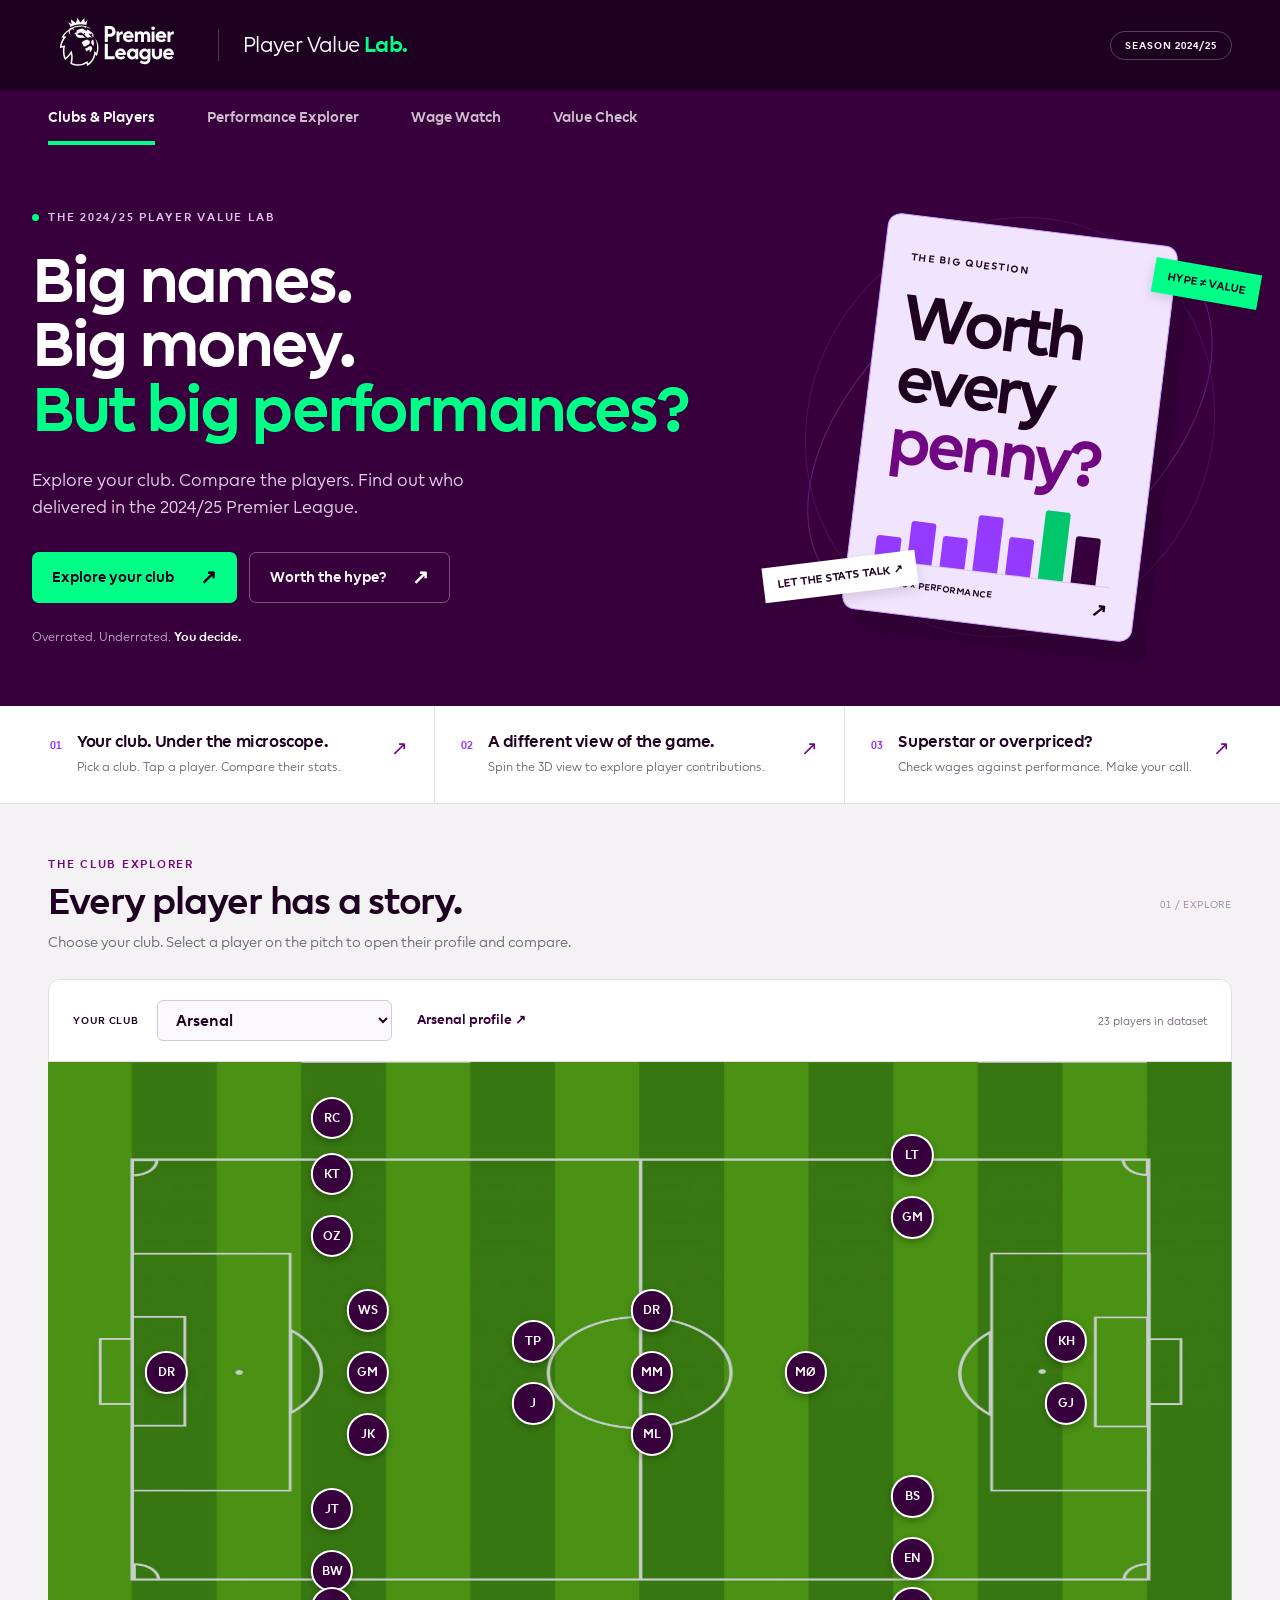
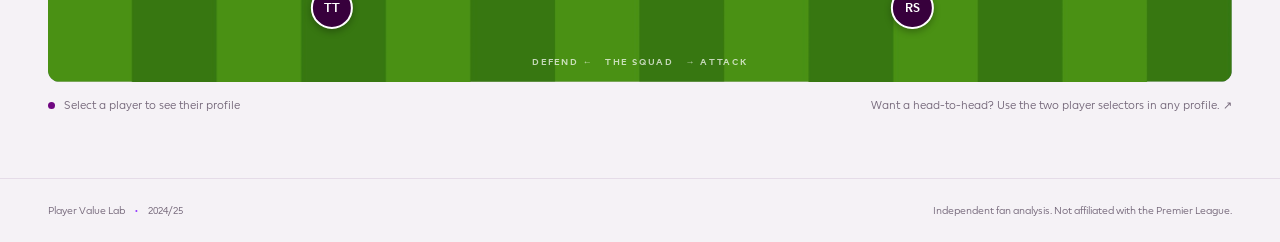
<file: premier-league-player-value-visualization/index.html>
<!doctype html>
<html lang="en"><head><meta charset="UTF-8"><meta name="viewport" content="width=device-width,initial-scale=1"><title>Premier League Player Value Analytics</title><meta http-equiv="refresh" content="0;url=dashboard/dashboard.html"></head>
<body><p>Open the <a href="dashboard/dashboard.html">Premier League dashboard</a>.</p><script>window.location.replace('dashboard/dashboard.html');</script></body></html>
</file>
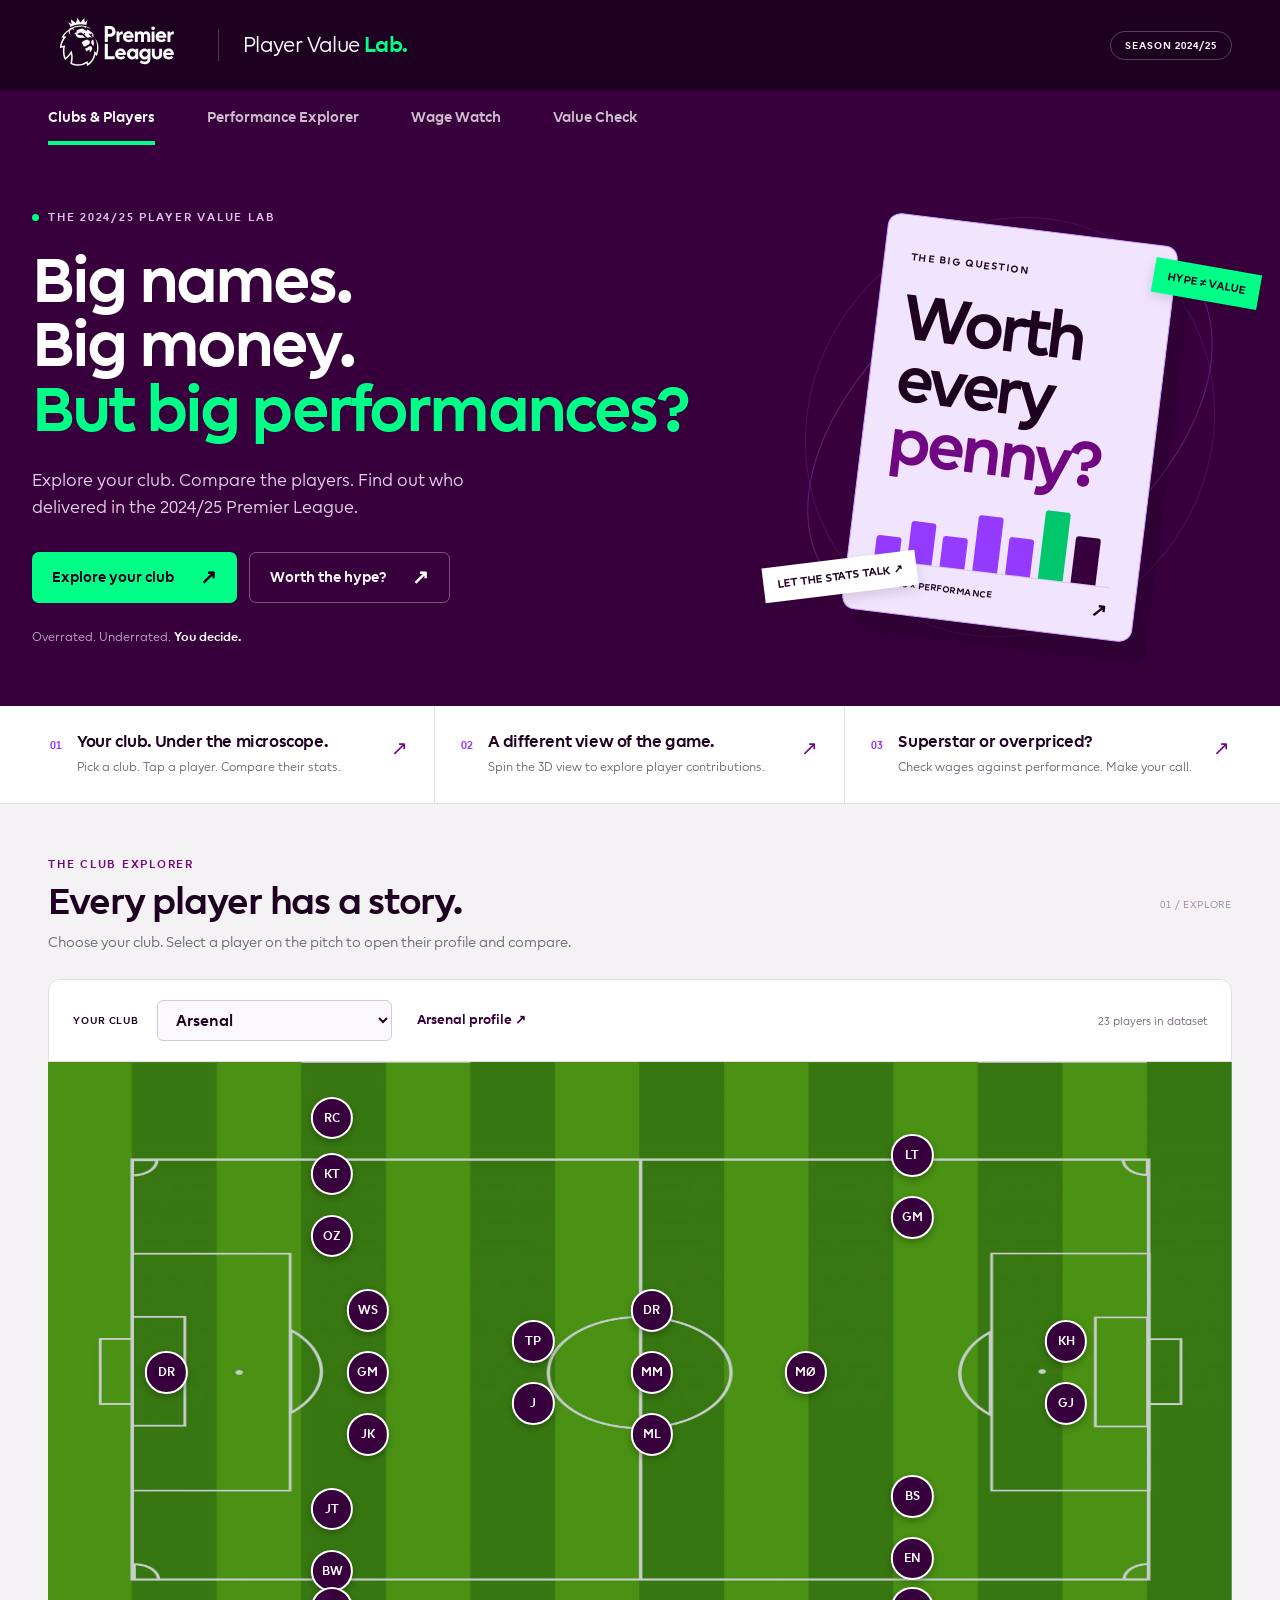
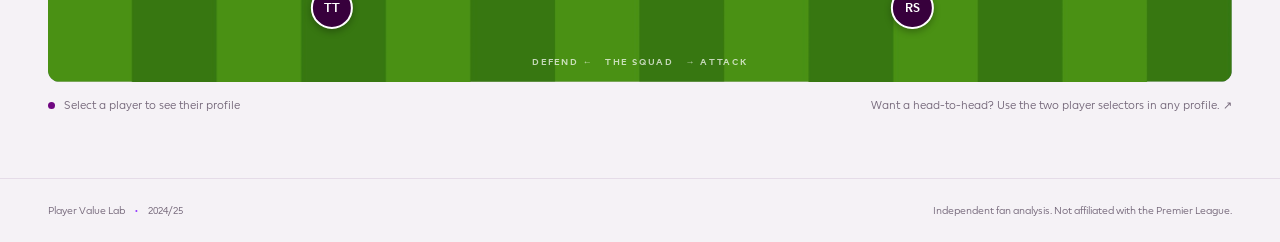
<file: premier-league-player-value-visualization/dashboard/dashboard.html>
<!-- index.html -->
<!DOCTYPE html>
<html lang="en">
<head>
    <meta charset="UTF-8">
    <meta name="viewport" content="width=device-width, initial-scale=1.0">
    <title>Premier League | Player Value Lab</title>
    <link rel="stylesheet" href="dashboard.css">
    <script src="d3.v7.min.js"></script>
<link rel="stylesheet" href="../assets/theme.css">
<script defer src="../assets/site.js"></script>
</head>
<body class="page-dashboard">
    <!-- 导航栏 -->
    <a class="skip-link" href="#main-content">Skip to content</a><header class="site-header"><div class="brand-row"><a class="brand" href="../dashboard/dashboard.html" aria-label="Player Value Lab home"><img src="../assets/premier-league-logo.png" alt="Premier League" width="146" height="66"></a><span class="brand-divider"></span><a class="lab-name" href="../dashboard/dashboard.html">Player Value <strong>Lab.</strong></a><span class="season-pill">SEASON 2024/25</span></div><nav class="site-nav" aria-label="Main navigation"><a href="../dashboard/dashboard.html" class="is-active" aria-current="page">Clubs & Players</a><a href="../sphere_graph/sphere.html">Performance Explorer</a><a href="../salary/salary.html">Wage Watch</a><a href="../salary/salary_ratio.html">Value Check</a></nav></header>


<main id="main-content">
<section class="hero">
 <div class="hero-copy"><span class="eyebrow"><span class="live-dot"></span> THE 2024/25 PLAYER VALUE LAB</span><h1>Big names.<br>Big money.<br><span>But big performances?</span></h1><p>Explore your club. Compare the players. Find out who delivered in the 2024/25 Premier League.</p><div class="hero-actions"><a class="button button-green" href="#club-explorer">Explore your club <span>↗</span></a><a class="button button-outline" href="../salary/salary_ratio.html">Worth the hype? <span>↗</span></a></div><div class="hero-caption">Overrated. Underrated. <strong>You decide.</strong></div></div>
 <a class="hero-art" href="../salary/salary_ratio.html" aria-label="Explore player value"><div class="orbit orbit-one"></div><div class="orbit orbit-two"></div><div class="value-card"><span class="card-kicker">THE BIG QUESTION</span><span class="big-question">Worth<br>every<br><em>penny?</em></span><div class="mini-chart" aria-hidden="true"><i></i><i></i><i></i><i></i><i></i><i></i><i></i></div><div class="card-bottom"><span>WAGES × PERFORMANCE</span><span>↗</span></div></div><span class="art-tag tag-one">HYPE ≠ VALUE</span><span class="art-tag tag-two">LET THE STATS TALK ↗</span></a>
</section>
<section class="feature-strip" aria-label="Ways to explore">
 <a href="#club-explorer"><span class="feature-number">01</span><div><h2>Your club. Under the microscope.</h2><p>Pick a club. Tap a player. Compare their stats.</p></div><span class="feature-arrow">↗</span></a>
 <a href="../sphere_graph/sphere.html"><span class="feature-number">02</span><div><h2>A different view of the game.</h2><p>Spin the 3D view to explore player contributions.</p></div><span class="feature-arrow">↗</span></a>
 <a href="../salary/salary_ratio.html"><span class="feature-number">03</span><div><h2>Superstar or overpriced?</h2><p>Check wages against performance. Make your call.</p></div><span class="feature-arrow">↗</span></a>
</section>
<section id="club-explorer" class="club-explorer">
 <div class="section-heading"><div><span class="eyebrow">THE CLUB EXPLORER</span><h2>Every player has a story.</h2><p>Choose your club. Select a player on the pitch to open their profile and compare.</p></div><span class="section-index">01 / EXPLORE</span></div>
 <div class="explorer-toolbar"><label for="team-select">Your club<select id="team-select" class="team-selector"><option value="">Choose a club</option></select></label><a id="team-profile" class="club-profile-link" href="team.html"><span id="team-name">View club profile</span> ↗</a><span id="squad-count" aria-live="polite"></span></div>
 <div id="data-status" class="data-status" role="status">Loading the 2024/25 squad data…</div>
 <div class="pitch-container"><img src="img/pitch.jpg" class="pitch-bg" alt="Football pitch showing players by position"><div id="player-markers"></div><span class="pitch-caption">DEFEND ← &nbsp; THE SQUAD &nbsp; → ATTACK</span></div>
 <div class="pitch-key"><span><i></i> Select a player to see their profile</span><span>Want a head-to-head? Use the two player selectors in any profile. ↗</span></div>
</section>
</main>
    <script src="dashboard.js"></script>
<footer class="site-footer"><span>Player Value Lab <b>·</b> 2024/25</span><span>Independent fan analysis. Not affiliated with the Premier League.</span></footer>
</body>
</html>
</file>
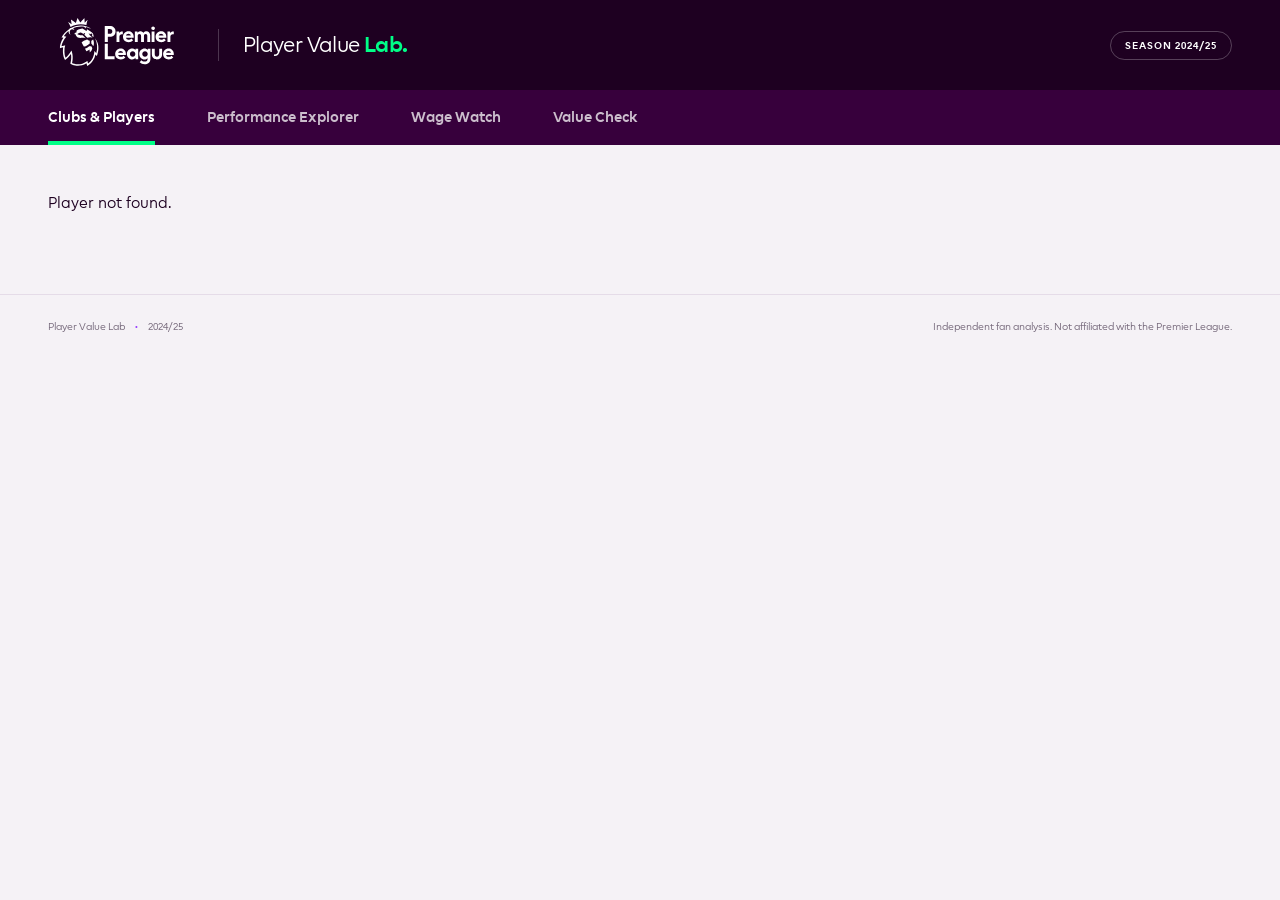
<file: premier-league-player-value-visualization/dashboard/player.html>
<!-- player.html -->
<!DOCTYPE html>
<html lang="en">
<head>
    <meta charset="UTF-8">
    <meta name="viewport" content="width=device-width, initial-scale=1.0">
    <title>Player Profile | Player Value Lab</title>
    <link rel="stylesheet" href="dashboard.css">
    <link rel="stylesheet" href="radar_graph.css">
    <link rel="stylesheet" href="player.css">
<link rel="stylesheet" href="../assets/theme.css">
<script defer src="../assets/site.js"></script>
</head>
<body class="page-player">
    <!-- 导航栏 -->
    <a class="skip-link" href="#main-content">Skip to content</a><header class="site-header"><div class="brand-row"><a class="brand" href="../dashboard/dashboard.html" aria-label="Player Value Lab home"><img src="../assets/premier-league-logo.png" alt="Premier League" width="146" height="66"></a><span class="brand-divider"></span><a class="lab-name" href="../dashboard/dashboard.html">Player Value <strong>Lab.</strong></a><span class="season-pill">SEASON 2024/25</span></div><nav class="site-nav" aria-label="Main navigation"><a href="../dashboard/dashboard.html" class="is-active" aria-current="page">Clubs & Players</a><a href="../sphere_graph/sphere.html">Performance Explorer</a><a href="../salary/salary.html">Wage Watch</a><a href="../salary/salary_ratio.html">Value Check</a></nav></header>

    <div id="main-content" tabindex="-1"></div><div class="player-container">
        <a href="dashboard.html" class="back-btn">&larr; Back to clubs</a>

        <!-- 头部信息卡 -->
        <div class="player-card">
            <div class="player-basic">
                <img src="https://fbref.com/req/202302030/images/headshots/e06683ca_2022.jpg" class="player-avatar" id="player-img">
                <div class="basic-info">
                    <h1 id="player-name">Virgil van Dijk</h1>
                    <div class="meta-grid">
                        <div class="meta-item">
                            <label>Position</label>
                            <span id="player-pos"></span>
                        </div>
                        <div class="meta-item">
                            <label>Age</label>
                            <span id="player-age"></span>
                        </div>
                        <div class="meta-item">
                            <label>Height</label>
                            <span id="player-height">195cm</span>
                        </div>
                        <div class="meta-item">
                            <label>Nationality</label>
                            <span id="player-country">Netherlands</span>
                        </div>
                        <div class="meta-item">
                            <label>Club</label>
                            <span id="player-team">Liverpool</span>
                        </div>
                        <div class="meta-item">
                            <label>Annual wages</label>
                            <span id="player-wage">£11,440,000</span>
                        </div>
                    </div>
                </div>
                <img src="https://cdn.ssref.net/req/202505011/tlogo/fb/822bd0ba.png" class="team-logo">
            </div>

            <!-- 核心指标 -->
            <div class="core-stats">
                <!-- 非守门员指标 -->
                <div class="non-gk-stats">
                    <div class="stat">
                        <div class="stat-value" id="sh_xG"></div>
                        <div class="stat-label">Expected goals</div>
                    </div>
                    <div class="stat">
                        <div class="stat-value" id="pas_Cmp%"></div>
                        <div class="stat-label">Pass completion</div>
                    </div>
                    <div class="stat">
                        <div class="stat-value" id="def_Int"></div>
                        <div class="stat-label">Interceptions</div>
                    </div>
                </div>

                <!-- 守门员指标 -->
                <div class="gk-stats hidden">
                    <div class="stat">
                        <div class="stat-value" id="SavePct"></div>
                        <div class="stat-label">Save percentage</div>
                    </div>
                    <div class="stat">
                        <div class="stat-value" id="OPA"></div>
                        <div class="stat-label">Sweeper actions</div>
                    </div>
                    <div class="stat">
                        <div class="stat-value" id="StpPct"></div>
                        <div class="stat-label">Crosses stopped</div>
                    </div>
                </div>
            </div>
        </div>

        <!-- 雷达图 -->
        <div class="radar-section" id="player-comparison"><span class="eyebrow">THE HEAD-TO-HEAD</span><h2>Who makes your XI?</h2><p>Pick two players below. Compare their strengths on the radar.</p>
            <div class="filter-container">
                <div style="margin-bottom: 10px;"><strong>Player 1</strong></div>
                <div style="display: flex; gap: 10px; margin-bottom: 10px;">
                <label>Team 1: <select class="dropdown" id="team1"></select></label>
                <label>Position 1: <select class="dropdown" id="pos1"></select></label>
                <label>Player 1: <select class="dropdown" id="player1"></select></label>
                </div>
                <div style="margin-bottom: 10px;"><strong>Player 2</strong></div>
                <div style="display: flex; gap: 10px;">
                <label>Team 2: <select class="dropdown" id="team2"></select></label>
                <label>Position 2: <select class="dropdown" id="pos2"></select></label>
                <label>Player 2: <select class="dropdown" id="player2"></select></label>
                </div>
            </div>

            <div id="svgWrapper">
                <svg class="radarChart"></svg>
                <button id="resetZoomFixed">Reset view</button>
            </div>

            <div id="tooltip"></div>

            <script src="d3.v7.min.js"></script>
            <script src="radar_graph.js"></script>
        </div>

        <!-- 数据表格 -->
        <div class="stats-tabs">
            <div class="tab-nav">
                <button class="tab-active" data-tab="basic">Overview</button>
                <button data-tab="attack">Attack</button>
                <button data-tab="passing">Passing</button>
                <button data-tab="defense">Defence</button>
                <button data-tab="possession">Possession</button>
                <button class="hidden" data-tab="goalkeeping">Goalkeeping</button>
            </div>

            <!-- Overview -->
            <div class="tab-content tab-active" id="basic">
                <div class="stat-row">
                    <span>Minutes played (90s)</span>
                    <span id="90s">32.0</span>
                </div>
                <div class="stat-row">
                    <span>Height</span>
                    <span id="height">195cm</span>
                </div>
                <div class="stat-row">
                    <span>Age</span>
                    <span id="age">33</span>
                </div>
            </div>

            <!-- 非守门员数据 -->
            <div class="tab-content" id="attack">
                <div class="stat-row">
                    <span>Shots on target</span>
                    <span id="sh_SoT">7.0</span>
                </div>
                <div class="stat-row">
                    <span>Shots on target %</span>
                    <span id="sh_SoT%">33.3%</span>
                </div>
                <div class="stat-row">
                    <span>Goals per shot</span>
                    <span id="sh_G/Sh">0.1</span>
                </div>
                <div class="stat-row">
                    <span>Total shots</span>
                    <span id="sh_Sh">21.0</span>
                </div>
                <div class="stat-row">
                    <span>Average shot distance</span>
                    <span id="sh_Dist">13.2 m</span>
                </div>
            </div>

            <div class="tab-content" id="passing">
                <div class="stat-row">
                    <span>Completed passes</span>
                    <span id="pas_Cmp">2294</span>
                </div>
                <div class="stat-row">
                    <span>Progressive passing distance</span>
                    <span id="pas_PrgDist">16438 m</span>
                </div>
                <div class="stat-row">
                    <span>Total passing distance</span>
                    <span id="pas_TotDist">41794 m</span>
                </div>
                <div class="stat-row">
                    <span>Key passes</span>
                    <span id="pas_KP">10</span>
                </div>
                <div class="stat-row">
                    <span>Passes into final third</span>
                    <span id="pas_1/3">245</span>
                </div>
            </div>

            <div class="tab-content" id="defense">
                <div class="stat-row">
                    <span>Tackles attempted</span>
                    <span id="def_Tkl">34</span>
                </div>
                <div class="stat-row">
                    <span>Tackles won</span>
                    <span id="def_TklW">16</span>
                </div>
                <div class="stat-row">
                    <span>Tackles won %</span>
                    <span id="def_Tkl%">55%</span>
                </div>
                <div class="stat-row">
                    <span>Clearances</span>
                    <span id="def_Clr">165</span>
                </div>
                <div class="stat-row">
                    <span>Errors</span>
                    <span id="def_Err">4</span>
                </div>
                <div class="stat-row">
                    <span>Blocks</span>
                    <span id="def_Blocks">22</span>
                </div>
            </div>

            <div class="tab-content" id="possession">
                <div class="stat-row">
                    <span>Successful take-ons</span>
                    <span id="pos_Succ">3</span>
                </div>
                <div class="stat-row">
                    <span>Successful take-ons %</span>
                    <span id="pos_Succ%">60%</span>
                </div>
                <div class="stat-row">
                    <span>Progressive carrying distance</span>
                    <span id="pos_PrgDist">4219 m</span>
                </div>
                <div class="stat-row">
                    <span>Progressive carries</span>
                    <span id="pos_PrgC">18</span>
                </div>
                <div class="stat-row">
                    <span>Total carries</span>
                    <span id="pos_Carries">1589</span>
                </div>
            </div>

            <!-- 守门员数据 -->
            <div class="tab-content" id="goalkeeping">
                <p>See saves, sweeping and cross-stopping in the key stats above.</p>
            </div>
        </div>
    </div>

    <script src="player.js"></script>
<footer class="site-footer"><span>Player Value Lab <b>·</b> 2024/25</span><span>Independent fan analysis. Not affiliated with the Premier League.</span></footer>
</body>
</html>
</file>
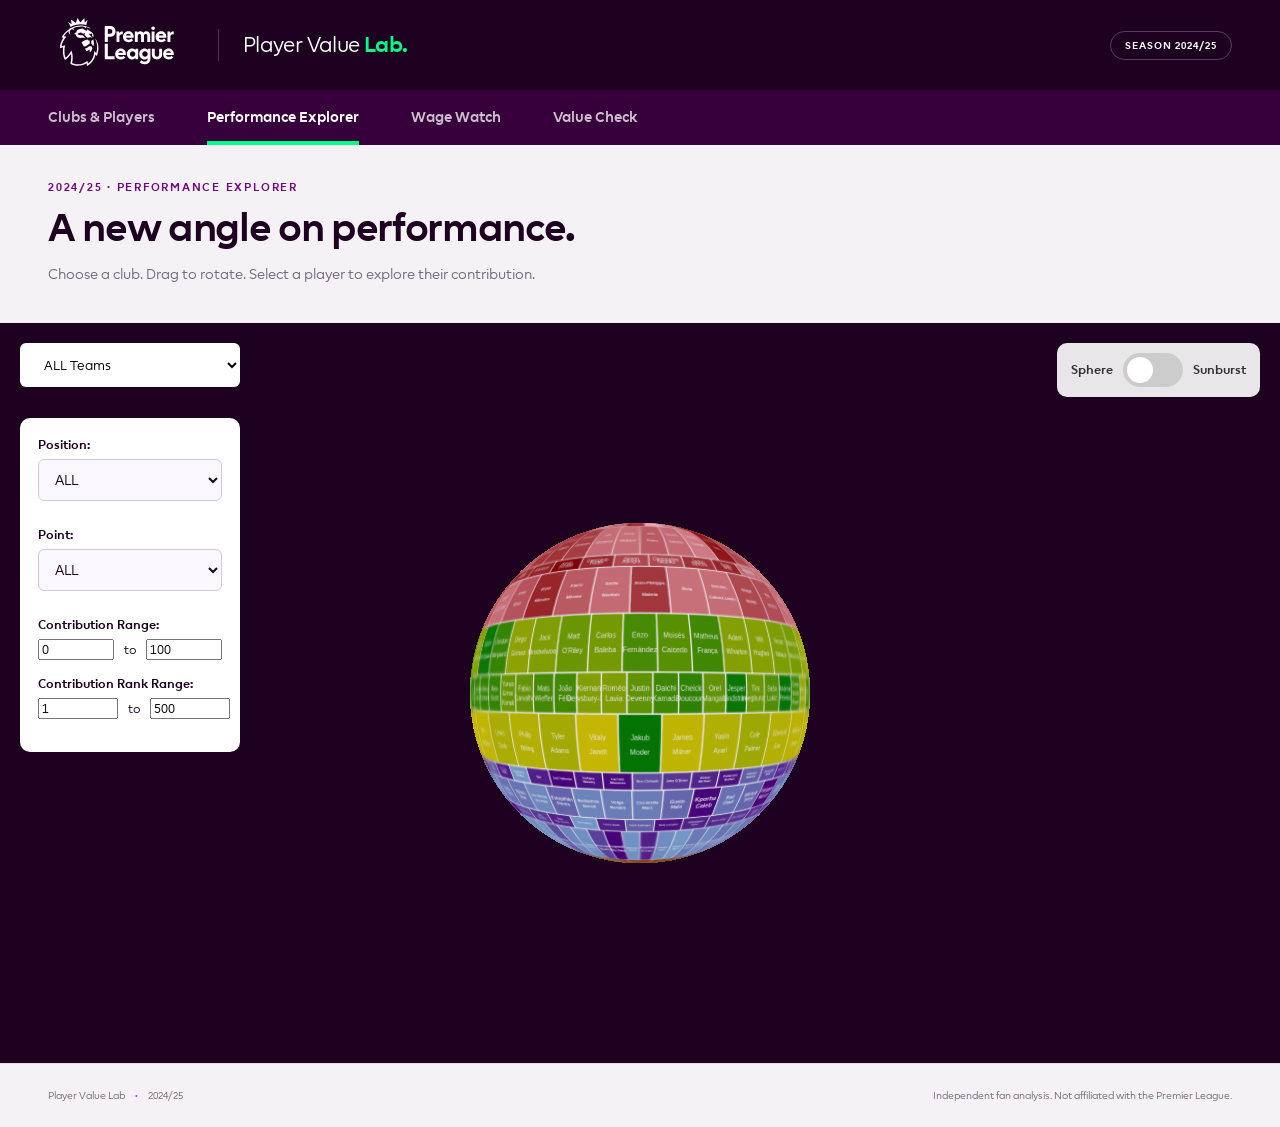
<file: premier-league-player-value-visualization/sphere_graph/sphere.html>
<!DOCTYPE html>
<html lang="en">
<head>
    <meta charset="UTF-8">
    <meta name="viewport" content="width=device-width, initial-scale=1.0">
    <title>Football Player Visualization</title>
    <script src="three.min.js"></script>
    <script src="OrbitControls.js"></script>
    <script src="../dashboard/d3.v7.min.js"></script>
    <style>
        body { margin: 0; }
        canvas { display: block; }
        #container {
            position: relative;
            width: 100vw;
            height: 100vh;
            display: flex;
            align-items: center;
        }
        #team-select {
            position: absolute;
            top: 20px;
            left: 20px;
            z-index: 100;
            padding: 12px 20px;
            font-size: 16px;
            max-width: 200px;
        }
        #info-panel {
            position: absolute;
            top: 20px;
            right: 20px;
            background: rgba(255, 255, 255, 0.9);
            padding: 20px;
            border-radius: 10px;
            display: none;
            max-width: 300px;
        }
        #filters {
            position: absolute;
            top: 20px;
            left: 20px;
            background: rgba(255, 255, 255, 0.9);
            padding: 20px;
            border-radius: 10px;
            width: 250px;
        }
        .filter-group {
            margin-bottom: 15px;
        }
        .filter-group label {
            display: block;
            margin-bottom: 5px;
            font-weight: bold;
        }
        select {
            width: 100%;
            padding: 5px;
            margin-bottom: 10px;
        }
        .contribution-range {
            display: flex;
            align-items: center;
            gap: 10px;
        }
        .contribution-range input {
            width: 80px;
        }
        .player-info {
            margin-bottom: 10px;
        }
        .player-info img {
            width: 100px;
            height: 100px;
            object-fit: cover;
            border-radius: 50%;
        }
        #sunburst-container {
            position: absolute;
            left: 30%;
            top: -200%;
            width: 600px;
            height: 600px;
            z-index: 10;
            background: rgba(255,255,255);
            border-radius: 50%;
            pointer-events: auto;
            box-shadow: 0 4px 24px rgba(0,0,0,0.08);
            opacity: 0;
            transition: opacity 0.3s ease;
        }
        .toggle-container {
            position: absolute;
            top: 20px;
            right: 20px;
            z-index: 1000;
            background: rgba(255, 255, 255, 0.9);
            padding: 10px 20px;
            border-radius: 10px;
            display: flex;
            align-items: center;
            gap: 10px;
        }
        .toggle-switch {
            position: relative;
            display: inline-block;
            width: 60px;
            height: 34px;
        }
        .toggle-switch input {
            opacity: 0;
            width: 0;
            height: 0;
        }
        .slider {
            position: absolute;
            cursor: pointer;
            top: 0;
            left: 0;
            right: 0;
            bottom: 0;
            background-color: #ccc;
            transition: .4s;
            border-radius: 34px;
        }
        .slider:before {
            position: absolute;
            content: "";
            height: 26px;
            width: 26px;
            left: 4px;
            bottom: 4px;
            background-color: white;
            transition: .4s;
            border-radius: 50%;
        }
        input:checked + .slider {
            background-color: #2196F3;
        }
        input:checked + .slider:before {
            transform: translateX(26px);
        }
        .visualization-label {
            font-weight: bold;
            color: #333;
        }
        html, body {
            height: 100%;
            margin: 0;
            padding: 0;
            scroll-behavior: smooth;
        }
        body {
            overflow-y: scroll;
        }
        #container {
            min-height: 100vh;
        }
    </style>
<link rel="stylesheet" href="../assets/theme.css">
<script defer src="../assets/site.js"></script>
</head>
<body class="page-sphere"><a class="skip-link" href="#main-content">Skip to content</a><header class="site-header"><div class="brand-row"><a class="brand" href="../dashboard/dashboard.html" aria-label="Player Value Lab home"><img src="../assets/premier-league-logo.png" alt="Premier League" width="146" height="66"></a><span class="brand-divider"></span><a class="lab-name" href="../dashboard/dashboard.html">Player Value <strong>Lab.</strong></a><span class="season-pill">SEASON 2024/25</span></div><nav class="site-nav" aria-label="Main navigation"><a href="../dashboard/dashboard.html">Clubs & Players</a><a href="../sphere_graph/sphere.html" class="is-active" aria-current="page">Performance Explorer</a><a href="../salary/salary.html">Wage Watch</a><a href="../salary/salary_ratio.html">Value Check</a></nav></header>
    <div id="main-content" tabindex="-1"></div><div class="sphere-heading"><span class="eyebrow">2024/25 · PERFORMANCE EXPLORER</span><h1>A new angle on performance.</h1><p>Choose a club. Drag to rotate. Select a player to explore their contribution.</p></div><div id="container">
        <div class="toggle-container">
            <span class="visualization-label">Sphere</span>
            <label class="toggle-switch">
                <input type="checkbox" id="visualization-toggle">
                <span class="slider"></span>
            </label>
            <span class="visualization-label">Sunburst</span>
        </div>
        <div id="filters">
            <div class="filter-group">
                <label>Position:</label>
                <select id="position-filter">
                    <option value="ALL">ALL</option>
                    <option value="FW">FW</option>
                    <option value="MF">MF</option>
                    <option value="DF">DF</option>
                    <option value="GK">GK</option>
                </select>
            </div>
            <div class="filter-group">
                <label>Point:</label>
                <select id="point-filter">
                    <option value="ALL">ALL</option>
                </select>
            </div>
            <div class="filter-group">
                <label>Contribution Range:</label>
                <div class="contribution-range">
                    <input type="number" id="min-contribution" min="0" max="100" value="0" step="1">
                    <span>to</span>
                    <input type="number" id="max-contribution" min="0" max="100" value="100" step="1">
                </div>
            </div>
            <div class="filter-group">
                <label>Contribution Rank Range:</label>
                <div class="contribution-range">
                    <input type="number" id="min-rank" min="1" value="1" step="1">
                    <span>to</span>
                    <input type="number" id="max-rank" min="1" value="500" step="1">
                </div>
            </div>
        </div>
        <select id="team-select" style="margin-left: 10px">
            <option value="">Select a team</option>
        </select>
        <div id="info-panel"></div>
        <div id="sunburst-container"></div>
    </div>

    <script type="module" src="script.js"></script>
    <script type="module" src="sunburst.js"></script>
    <script>
        document.getElementById('visualization-toggle').addEventListener('change', function(e) {
            const sunburstContainer = document.getElementById('sunburst-container');
            const sphereContainer = document.getElementById('container');
            const filters = document.getElementById('filters');
            const teamSelect = document.getElementById('team-select');

            if (e.target.checked) {
                // Show Sunburst
                sunburstContainer.style.opacity = '1';
                sunburstContainer.style.top = '20%';
                sphereContainer.style.opacity = '1';
                filters.style.opacity = '1';
                teamSelect.style.opacity = '1';
            } else {
                // Show Sphere
                sunburstContainer.style.opacity = '0';
                sunburstContainer.style.top = '-200%';
                sphereContainer.style.opacity = '1';
                filters.style.opacity = '1';
                teamSelect.style.opacity = '1';
            }
        });
    </script>
<footer class="site-footer"><span>Player Value Lab <b>·</b> 2024/25</span><span>Independent fan analysis. Not affiliated with the Premier League.</span></footer>
</body>
</html>
</file>
<file: premier-league-player-value-visualization/dashboard/dashboard.css>
/* style.css */
:root {
    --primary-color: #2c3e50;
    --secondary-color: #3498db;
    --background: #ecf0f1;
}

body {
    font-family: 'Segoe UI', sans-serif;
    margin: 0;
    background: var(--background);
}

/* 导航栏样式 */
.navbar {
    overflow: hidden;
    background-color: #333;
    position: fixed;
    top: 0;
    width: 100%;
    z-index: 1000;
    padding-top: 20px;
}

.navbar a {
    float: left;
    display: block;
    color: #f2f2f2;
    text-align: center;
    padding: 14px 20px;
    text-decoration: none;
    font-size: 17px;
    transition: 0.3s;
}

/* 鼠标悬停效果 */
.navbar a:hover {
    background-color: #ddd;
    color: black;
}

/* 当前页面高亮 */
.navbar a.active {
    background-color: #04AA6D;
    color: white;
}

/* 响应式设计 - 移动端适配 */
@media screen and (max-width: 600px) {
    .navbar a {
        float: none;
        display: block;
        text-align: left;
    }
}

/* 主体内容（避免被导航栏遮挡） */
.content {
    margin-top: 60px;
    padding: 20px;
}

.container {
    max-width: 1200px;
    margin: 20px auto;
    padding: 20px;
}

.team-selector {
    width: 200px;
    padding: 10px;
    margin-bottom: 20px;
    border: 2px solid var(--primary-color);
    border-radius: 5px;
}

.team-info {
    width: 200px;
    padding: 10px;
    margin-bottom: 20px;
    border: 2px solid var(--primary-color);
    border-radius: 5px;
    cursor: pointer;
}

.pitch-container {
    position: relative;
    background: #2ecc71;
    border-radius: 10px;
    overflow: hidden;
}

.container p {
    color: #666; /* 灰色文字 */
    font-size: 14px;
    margin-top: 10px;
    text-align: center;
}

.pitch-bg {
    width: 100%;
    opacity: 0.8;
}

#player-markers {
    position: absolute;
    top: 0;
    left: 0;
    width: 100%;
    height: 100%;
}

.player-marker {
    position: absolute;
    width: 50px;
    height: 50px;
    border-radius: 50%;
    border: 2px solid white;
    cursor: pointer;
    transition: transform 0.3s;
}

.player-marker:hover {
    transform: scale(1.1);
    box-shadow: 0 0 10px rgba(0,0,0,0.5);
}

.player-detail {
    position: fixed;
    top: 50%;
    left: 50%;
    transform: translate(-50%, -50%);
    background: white;
    padding: 30px;
    border-radius: 10px;
    box-shadow: 0 0 20px rgba(0,0,0,0.2);
    width: 80%;
    max-width: 800px;
}

.close-btn {
    position: absolute;
    top: 10px;
    right: 10px;
    background: none;
    border: none;
    font-size: 24px;
    cursor: pointer;
}

.player-header {
    display: flex;
    align-items: center;
    gap: 30px;
    margin-bottom: 20px;
}

.player-avatar {
    width: 150px;
    height: 150px;
    border-radius: 50%;
    border: 3px solid var(--secondary-color);
}

.stats-grid {
    display: grid;
    grid-template-columns: repeat(3, 1fr);
    gap: 20px;
    margin-top: 30px;
}

.stat-card {
    background: var(--background);
    padding: 15px;
    border-radius: 8px;
    text-align: center;
}

.radar-container {
    width: 400px;
    height: 400px;
    margin: 0 auto;
}

.hidden {
    display: none;
}

.player-container {
    max-width: 1200px;
    margin: 2rem auto;
    padding: 0 1rem;
}

.back-btn {
    color: #3498db;
    text-decoration: none;
    font-size: 1.2rem;
    margin-bottom: 2rem;
    display: inline-block;
}

.player-card {
    background: white;
    border-radius: 15px;
    box-shadow: 0 4px 6px rgba(0,0,0,0.1);
    padding: 2rem;
    display: grid;
    gap: 2rem;
}

.player-basic {
    display: grid;
    grid-template-columns: 200px 1fr;
    gap: 2rem;
}

.player-avatar {
    width: 200px;
    height: 200px;
    border-radius: 15px;
    object-fit: cover;
}

.meta-grid {
    display: grid;
    grid-template-columns: repeat(2, 1fr);
    gap: 1rem;
}

.meta-item {
    background: #f8f9fa;
    padding: 1rem;
    border-radius: 8px;
}

.meta-item label {
    display: block;
    color: #6c757d;
    font-size: 0.9rem;
}

.core-stats {
    display: grid;
    grid-template-columns: repeat(3, 1fr);
    gap: 1rem;
}

.non-gk-stats {
    display: grid;
    grid-template-columns: repeat(3);
    gap: 1rem;
}

/* .gk-stats {
    display: grid;
    grid-template-columns: repeat(3, 1fr);
    gap: 1rem;
} */

.stat {
    background: linear-gradient(135deg, #3498db, #2980b9);
    color: white;
    padding: 1.5rem;
    border-radius: 10px;
    text-align: center;
}

.stat-value {
    font-size: 2rem;
    font-weight: bold;
}

.radar-section {
    margin: 3rem 0;
    padding: 2rem;
    background: white;
    border-radius: 15px;
}

.stats-tabs {
    background: white;
    border-radius: 15px;
    padding: 2rem;
}

.tab-nav {
    display: flex;
    gap: 1rem;
    margin-bottom: 2rem;
}

.tab-nav button {
    background: none;
    border: none;
    padding: 0.5rem 1rem;
    cursor: pointer;
}

.tab-active {
    border-bottom: 3px solid #3498db;
    font-weight: bold;
}

.stat-row {
    display: flex;
    justify-content: space-between;
    padding: 1rem;
    border-bottom: 1px solid #eee;
}

.player-container {
    max-width: 1200px;
    margin: 2rem auto;
    padding: 0 1rem;
}

.back-btn {
    color: #3498db;
    text-decoration: none;
    font-size: 1.2rem;
    margin-bottom: 2rem;
    display: inline-block;
}

.player-card {
    background: white;
    border-radius: 15px;
    box-shadow: 0 4px 6px rgba(0,0,0,0.1);
    padding: 2rem;
    display: grid;
    gap: 2rem;
}

.player-basic {
    display: grid;
    grid-template-columns: 200px 1fr;
    gap: 2rem;
}

.player-avatar {
    width: 200px;
    height: 200px;
    border-radius: 15px;
    object-fit: cover;
}

.meta-grid {
    display: grid;
    grid-template-columns: repeat(2, 1fr);
    gap: 1rem;
}

.meta-item {
    background: #f8f9fa;
    padding: 1rem;
    border-radius: 8px;
}

.meta-item label {
    display: block;
    color: #6c757d;
    font-size: 0.9rem;
}

.core-stats {
    display: grid;
    grid-template-columns: repeat(3, 1fr);
    gap: 1rem;
}

.stat {
    background: linear-gradient(135deg, #3498db, #2980b9);
    color: white;
    padding: 1.5rem;
    border-radius: 10px;
    text-align: center;
}

.stat-value {
    font-size: 2rem;
    font-weight: bold;
}

.radar-section {
    margin: 3rem 0;
    padding: 2rem;
    background: white;
    border-radius: 15px;
}

.stats-tabs {
    background: white;
    border-radius: 15px;
    padding: 2rem;
}

.tab-nav {
    display: flex;
    gap: 1rem;
    margin-bottom: 2rem;
}

.tab-nav button {
    background: none;
    border: none;
    padding: 0.5rem 1rem;
    cursor: pointer;
}

.tab-active {
    border-bottom: 3px solid #3498db;
    font-weight: bold;
}

.stat-row {
    display: flex;
    justify-content: space-between;
    padding: 1rem;
    border-bottom: 1px solid #eee;
}

.position-line {
  position: absolute;
  background: rgba(255,255,255,0.2);
  height: 2px;
}

.df-line { /* 后防线 */
  width: 30%;
  left: 15%;
  top: 28%;
}

.mf-line { /* 中场线 */
  width: 40%;
  left: 30%;
  top: 48%;
}

.fw-line { /* 锋线 */
  width: 30%;
  left: 55%;
  top: 68%;
}

.player-marker {
  transition: all 0.3s ease;
  border: 2px solid #fff;
  box-shadow: 0 2px 5px rgba(0,0,0,0.3);
}
</file>
<file: premier-league-player-value-visualization/assets/theme.css>
@font-face{font-family:PremierLeague;src:url('./PremierLeague-Regular.woff2') format('woff2');font-weight:400;font-display:swap}
@font-face{font-family:PremierLeague;src:url('./PremierLeague-Bold.woff2') format('woff2');font-weight:700 900;font-display:swap}
:root{--purple:#37003c;--ink:#1e0021;--green:#00ff87;--lilac:#953bff;--muted:#746779;--paper:#f5f2f6;--line:#e5dce8;--primary-color:#37003c;--secondary-color:#953bff;--background:#f5f2f6}
*{box-sizing:border-box}html{scroll-behavior:smooth;scroll-padding-top:20px}body{font-family:PremierLeague,Arial,sans-serif!important;color:var(--ink);background:var(--paper)!important;margin:0!important;padding:0!important;font-size:15px;line-height:1.5}button,input,select,textarea,svg text{font-family:PremierLeague,Arial,sans-serif}h1,h2,h3,h4{font-weight:700;letter-spacing:-.035em;line-height:1.12;color:var(--ink)}h1{font-size:clamp(32px,4vw,54px)}h2{font-size:32px}a{color:var(--purple)}button,a,select{touch-action:manipulation}a:focus-visible,button:focus-visible,select:focus-visible,input:focus-visible{outline:3px solid var(--lilac);outline-offset:5px}.hidden,[hidden]{display:none!important}.skip-link{position:absolute;left:16px;top:-100px;background:var(--green);color:var(--ink);padding:12px;z-index:3000}.skip-link:focus{top:12px}
.site-header{background:var(--ink);color:white;position:relative;z-index:1001}.brand-row{max-width:1440px;margin:auto;display:flex;align-items:center;gap:24px;padding:12px 48px}.brand{display:flex;flex-shrink:0}.brand img{width:146px;height:66px;object-fit:contain}.brand-divider{height:32px;width:1px;background:#ffffff35}.lab-name{font-size:21px;letter-spacing:-.03em;text-decoration:none;color:white}.lab-name strong{color:var(--green)}.season-pill{margin-left:auto;border:1px solid #ffffff40;border-radius:30px;padding:6px 14px;letter-spacing:.1em;font-size:10px;font-weight:700;white-space:nowrap}.site-nav{background:var(--purple);display:flex;gap:4px;padding:0 max(24px,calc((100vw - 1344px)/2));overflow-x:auto;scrollbar-width:thin}.site-nav a{color:#ffffffbd;padding:17px 24px;text-decoration:none;white-space:nowrap;font-size:14px;position:relative;font-weight:700}.site-nav a:hover{color:white;background:#ffffff0d}.site-nav a.is-active{color:white}.site-nav a.is-active:after{position:absolute;content:'';bottom:0;left:24px;right:24px;height:4px;background:var(--green)}
.hero{background:var(--purple);color:white;padding:64px max(32px,calc((100vw - 1248px)/2)) 60px;display:grid;grid-template-columns:1.45fr 1fr;gap:48px;overflow:hidden;position:relative}.eyebrow{font-size:11px;letter-spacing:.16em;font-weight:700;display:block;color:#700781}.hero .eyebrow{color:#e0c1ec;display:flex;gap:9px;align-items:center}.live-dot{width:7px;height:7px;border-radius:50%;background:var(--green)}.hero h1{color:white;font-size:clamp(42px,4.9vw,70px);line-height:1.03;letter-spacing:-.045em;margin:24px 0}.hero h1 span{color:var(--green)}.hero p{color:#e5cfe9;max-width:435px;font-size:17px;line-height:1.6;margin:0 0 30px}.hero-actions{display:flex;gap:12px;flex-wrap:wrap}.button{display:inline-flex;align-items:center;justify-content:space-between;gap:26px;font-size:14px;font-weight:700;padding:14px 20px;text-decoration:none;border-radius:7px;transition:transform .2s,background .2s}.button:hover{transform:translateY(-2px)}.button-green{background:var(--green);color:var(--ink)}.button-green:hover{color:var(--ink);background:#5dffb4}.button-outline{border:1px solid #ffffff55;color:white}.button-outline:hover{background:#ffffff10;color:white}.button span{font-size:20px;line-height:1}.hero-caption{font-size:12px;color:#c3a3c9;margin-top:25px}.hero-caption strong{color:white}.hero-art{position:relative;display:flex;align-items:center;justify-content:center;min-width:0;text-decoration:none;isolation:isolate}.value-card{width:292px;background:#f1e4ff;padding:28px 26px 18px;border:1px solid #cda8ff;transform:rotate(7deg);box-shadow:16px 20px 0 #1e00214d;position:relative;border-radius:13px;color:var(--ink);transition:transform .25s}.hero-art:hover .value-card{transform:rotate(3deg)}.card-kicker{font-size:10px;font-weight:700;letter-spacing:.16em}.big-question{display:block;font-size:64px;line-height:.98;letter-spacing:-.065em;font-weight:700;margin-top:21px}.big-question em{font-style:normal;color:#700781}.mini-chart{display:flex;gap:8px;align-items:end;height:70px;margin-top:16px;border-bottom:1px solid #37003c20}.mini-chart i{width:25px;background:#953bff;border-radius:3px 3px 0 0;height:35%}.mini-chart i:nth-child(2){height:60%}.mini-chart i:nth-child(3){height:45%}.mini-chart i:nth-child(4){height:80%}.mini-chart i:nth-child(5){height:55%}.mini-chart i:nth-child(6){height:100%;background:#00c76c}.mini-chart i:nth-child(7){height:68%;background:var(--purple)}.card-bottom{display:flex;justify-content:space-between;font-weight:700;font-size:9px;letter-spacing:.06em;margin-top:14px}.card-bottom span:last-child{font-size:19px;line-height:1}.orbit{position:absolute;width:470px;height:290px;border:1px solid #c56dff4d;border-radius:50%;transform:rotate(-40deg);z-index:-1}.orbit-two{transform:rotate(35deg);width:400px;height:430px;border-color:#c56dff25}.art-tag{position:absolute;background:var(--green);color:var(--ink);font-size:11px;font-weight:700;padding:9px 14px;white-space:nowrap;box-shadow:0 5px 12px #1e002120}.tag-one{top:13%;right:-12px;transform:rotate(10deg)}.tag-two{bottom:12%;left:-8px;transform:rotate(-7deg);background:white}
.feature-strip{background:white;display:grid;grid-template-columns:repeat(3,1fr);padding:0 max(24px,calc((100vw - 1344px)/2));border-bottom:1px solid var(--line)}.feature-strip>a{display:flex;gap:15px;padding:27px 26px;text-decoration:none;align-items:start;border-right:1px solid var(--line)}.feature-strip>a:last-child{border-right:0}.feature-strip>a:hover{background:#faf6ff}.feature-number{font-size:11px;color:#953bff;font-weight:700;margin-top:4px}.feature-strip h2{font-size:16px;letter-spacing:-.025em;margin:0 0 7px}.feature-strip p{font-size:12px;color:var(--muted);margin:0;line-height:1.5}.feature-arrow{font-size:20px;margin-left:auto;color:#700781}
.club-explorer{max-width:1344px;margin:auto;padding:52px 48px 64px;scroll-margin-top:20px}.section-heading{display:flex;justify-content:space-between;align-items:center;gap:20px;margin-bottom:26px}.section-heading h2{margin:10px 0;font-size:36px}.section-heading p{font-size:14px;color:var(--muted);margin:0}.section-index{font-size:10px;letter-spacing:.08em;color:#99879e;white-space:nowrap}.explorer-toolbar{display:flex;align-items:center;gap:25px;padding:20px 24px;background:white;border:1px solid var(--line);border-radius:12px 12px 0 0}.explorer-toolbar label{font-size:10px;text-transform:uppercase;letter-spacing:.09em;font-weight:700;display:flex;align-items:center;gap:18px}.team-selector{margin:0!important;min-width:235px;max-width:100%;width:auto;padding:10px 35px 10px 14px;border:1px solid #d5c8db;border-radius:6px;font-size:15px;font-weight:700;letter-spacing:0;text-transform:none;background:#faf8fc;color:var(--ink)}.club-profile-link{text-decoration:none;font-size:13px;font-weight:700}#squad-count{margin-left:auto;font-size:11px;color:var(--muted)}.data-status{padding:15px;background:white;color:var(--muted)}.pitch-container{position:relative;border-radius:0 0 12px 12px;background:#173d2e;overflow:hidden;margin:0}.pitch-bg{display:block;width:100%;opacity:.76;min-height:340px;max-height:620px;object-fit:fill}#player-markers{position:absolute;inset:0;width:100%;height:100%}.pitch-caption{position:absolute;bottom:14px;left:50%;transform:translateX(-50%);color:#ffffffb5;font-size:9px;font-weight:700;letter-spacing:.2em;white-space:nowrap}.squad-marker{position:absolute;transform:translate(-50%,-50%);width:clamp(25px,3.3vw,45px);height:clamp(25px,3.3vw,45px);background:var(--purple);border:2px solid white;border-radius:50%;box-shadow:0 3px 7px #0004;display:flex;justify-content:center;align-items:center;color:white;isolation:isolate}.squad-marker img{width:100%;height:100%;border-radius:50%;object-fit:cover;position:absolute;inset:0;background:#e8e0ed}.marker-initials{font-weight:700;font-size:12px}.marker-name{position:absolute;bottom:calc(100% + 8px);left:50%;transform:translateX(-50%);background:var(--ink);padding:5px 9px;border-radius:5px;font-size:12px;white-space:nowrap;opacity:0;pointer-events:none;color:white}.squad-marker:hover,.squad-marker:focus-visible{z-index:10;outline:3px solid var(--green);outline-offset:2px}.squad-marker:hover .marker-name,.squad-marker:focus-visible .marker-name{opacity:1}.pitch-key{display:flex;justify-content:space-between;gap:20px;font-size:11px;color:var(--muted);padding-top:15px}.pitch-key i{display:inline-block;width:7px;height:7px;background:#700781;border-radius:50%;margin-right:6px}.site-footer{max-width:1344px;margin:auto;padding:24px 48px;border-top:1px solid var(--line);display:flex;justify-content:space-between;gap:20px;font-size:10px;color:var(--muted)}.site-footer b{padding:0 8px;color:#953bff}
/* Shared analytical pages */
.content{margin:0;padding:36px 24px 56px}.container-fluid{width:100%;max-width:1280px;margin:auto}.page-heading{margin:5px 0 32px}.page-heading h1{margin:12px 0}.page-heading p{max-width:750px;color:var(--muted);font-size:15px}.content .row{background:white;padding:18px 12px 8px;margin:0;border:1px solid var(--line);border-bottom:0;row-gap:16px}.content .row+.row{border-bottom:1px solid var(--line);border-radius:0 0 10px 10px;margin-bottom:22px!important}.content h4{font-size:12px;letter-spacing:0;margin:0 0 9px;color:#746779}.content select,.filter-container select,#filters select{font-size:14px;border:1px solid #d5c8db;border-radius:6px;color:var(--ink);background-color:#faf8fc;min-height:42px;padding:8px 12px;max-width:100%}.content p{color:var(--muted);font-size:13px}.chart-container{background:white!important;border:1px solid var(--line)!important;border-radius:12px!important;padding:18px!important;overflow:auto;width:100%;margin-top:18px}.chart-container svg{display:block;width:100%;min-width:680px;height:auto}svg text{fill:var(--ink)}
.player-container{max-width:1248px;margin:0 auto;padding:32px 32px 64px}.back-btn{font-size:13px;color:#700781;margin:0 0 24px;text-decoration:none;font-weight:700}.player-card,.radar-section,.stats-tabs{border:1px solid var(--line);border-radius:12px;box-shadow:none;background:white;padding:28px}.player-card{display:block}.player-basic{grid-template-columns:160px 1fr 70px;gap:28px;align-items:start}.player-basic>.player-avatar{width:160px;height:180px;object-fit:cover;background:#f5edf5;border:0}.player-basic>.team-logo{width:60px;height:60px;object-fit:contain}.basic-info h1{margin:0 0 20px;font-size:36px}.meta-grid{grid-template-columns:repeat(3,1fr);gap:10px}.meta-item{background:#f8f5fa;padding:12px;border-radius:6px;font-size:14px}.meta-item label{font-size:10px;color:var(--muted);margin-bottom:4px}.core-stats{display:block;margin-top:25px}.non-gk-stats,.gk-stats{display:grid;grid-template-columns:repeat(3,1fr);gap:12px}.stat{background:var(--purple);padding:20px;border-radius:8px}.stat-value{color:var(--green);font-size:30px}.stat-label{font-size:12px;color:white}.radar-section{margin:24px 0}.radar-section h2{font-size:30px;margin:12px 0}.radar-section>p{color:var(--muted);font-size:13px}.filter-container{margin:24px 0}.filter-container>div{flex-wrap:wrap}.filter-container label{font-size:12px;color:var(--muted);display:flex;flex-direction:column;gap:5px;flex:1;min-width:150px}.dropdown{margin-right:0!important;width:100%}#svgWrapper{max-width:100%;width:600px;height:auto;aspect-ratio:1;margin:20px auto 0}.radarChart{display:block;width:100%;height:auto;aspect-ratio:1;background:#fcfaff;border:0;border-radius:10px}#resetZoomFixed{background:var(--purple);color:white;border:0;border-radius:5px;padding:8px 12px}.tab-nav{gap:8px;overflow-x:auto;border-bottom:1px solid var(--line);padding-bottom:12px}.tab-nav button{font-size:13px;white-space:nowrap;color:var(--muted)}.tab-nav button.tab-active{color:var(--purple);border-bottom:3px solid var(--lilac)}.tab-content{display:none}.tab-content.tab-active{display:block}.stat-row{font-size:14px}.page-team>.container{margin:32px auto;max-width:1000px;padding:32px;border:1px solid var(--line);border-radius:12px;box-shadow:none}.page-team .team-info{width:auto;border:0;padding:0;cursor:default}.page-team .team-info li{padding:12px 0;border-bottom:1px solid var(--line);display:flex;justify-content:space-between}.page-team .player-item{gap:15px;padding:12px;border-bottom:1px solid var(--line);flex-wrap:wrap}.page-team .player-item p{margin:0 0 0 auto;font-size:12px}.page-team .player-list h3{font-size:24px}.page-team .team-header img{border-radius:0;object-fit:contain}
/* The existing 3D canvas keeps its own bounded viewport. */
.sphere-heading{max-width:1344px;margin:auto;padding:34px 48px 24px}.sphere-heading h1{font-size:38px;margin:12px 0}.sphere-heading p{color:var(--muted);font-size:14px}.page-sphere #container{width:100%;height:calc(100svh - 160px);min-height:650px;overflow:hidden;background:var(--ink);position:relative}.page-sphere #container canvas{width:100%;height:100%;display:block}.page-sphere #filters{top:95px;left:20px;width:220px;padding:18px;background:#fff;border-radius:10px;max-height:calc(100% - 120px);overflow:auto;font-size:12px}.page-sphere #team-select{top:20px;left:20px;width:220px;margin-left:0!important;max-width:220px;background:white;border:0;border-radius:6px;font-size:13px;min-height:44px}.page-sphere .toggle-container{z-index:100;top:20px;right:20px;font-size:12px;padding:10px 14px}.page-sphere #info-panel{top:90px;z-index:101;color:var(--ink)}.page-sphere input:checked+.slider{background:var(--purple)}.page-sphere #sunburst-container{width:min(600px,90vw);height:auto;aspect-ratio:1;left:50%;transform:translateX(-50%)}.page-sphere #sunburst-container svg{max-width:100%;height:auto}
@media(min-width:1500px){.hero{gap:90px}.tag-one{right:0}}
@media(max-width:1000px){.hero{padding:48px 32px;gap:20px;grid-template-columns:1.3fr 1fr}.hero h1{font-size:50px}.value-card{width:245px}.big-question{font-size:55px}.tag-one{right:-20px}.tag-two{left:-10px}.feature-strip>a{padding:22px 16px;gap:10px}.feature-strip h2{font-size:14px}.club-explorer{padding:40px 28px}.explorer-toolbar{gap:15px;flex-wrap:wrap}.player-basic{grid-template-columns:120px 1fr}.player-basic>.player-avatar{width:120px;height:145px}.player-basic>.team-logo{display:none}.meta-grid{grid-template-columns:repeat(2,1fr)}}
@media(max-width:700px){.brand-row{padding:10px 20px;gap:14px}.brand img{width:113px;height:51px}.brand-divider{height:28px}.lab-name{font-size:17px}.season-pill{font-size:8px;padding:5px 8px;letter-spacing:.04em}.site-nav{padding:0 6px;gap:0}.site-nav a{padding:15px 14px;font-size:12px}.site-nav a.is-active:after{left:14px;right:14px}.hero{grid-template-columns:1fr;padding:36px 24px 38px;gap:25px}.hero h1{font-size:clamp(42px,9vw,62px);max-width:600px;margin:20px 0}.hero p{font-size:15px;margin-bottom:24px}.hero .eyebrow{font-size:9px}.hero-art{min-height:320px;max-width:350px;width:100%;margin:auto}.value-card{width:235px;padding:22px;transform:rotate(6deg)}.big-question{font-size:51px}.mini-chart{height:46px}.tag-one{right:0;top:10%}.tag-two{bottom:8%;left:0}.orbit{width:350px;height:230px}.orbit-two{width:300px;height:310px}.hero-caption{margin-top:18px}.feature-strip{grid-template-columns:1fr;padding:0 24px}.feature-strip>a{border-right:0;border-bottom:1px solid var(--line);padding:20px 0;align-items:center}.feature-strip>a:last-child{border-bottom:0}.feature-strip h2{font-size:16px}.feature-strip p{font-size:12px}.club-explorer{padding:32px 16px 40px}.section-heading{margin-bottom:22px}.section-heading h2{font-size:28px}.section-heading p{font-size:12px}.section-index{display:none}.explorer-toolbar{padding:15px;gap:12px}.explorer-toolbar label{display:block;width:100%;font-size:9px}.team-selector{width:100%;margin-top:7px!important;font-size:14px}.club-profile-link{font-size:12px}#squad-count{font-size:10px}.pitch-bg{min-height:320px;max-height:400px}.pitch-key{font-size:10px;flex-direction:column;gap:7px}.squad-marker{width:26px;height:26px;border-width:1.5px}.marker-initials{font-size:9px}.pitch-caption{font-size:7px;bottom:8px}.site-footer{padding:20px 24px;flex-direction:column;gap:7px;font-size:9px}.content{padding:24px 8px}.page-heading h1{font-size:32px}.page-heading p{font-size:13px}.content .row>*{width:50%}.content .row{padding:14px 2px}.content select{font-size:12px}.content h4{font-size:11px}.chart-container{padding:4px!important}.player-container{padding:24px 14px 40px}.player-card,.radar-section,.stats-tabs{padding:18px}.player-basic{grid-template-columns:1fr;gap:18px}.player-basic>.player-avatar{width:100px;height:115px}.basic-info h1{font-size:30px}.meta-item{padding:10px}.non-gk-stats,.gk-stats{gap:6px}.stat{padding:15px 6px}.stat-value{font-size:25px}.stat-label{font-size:10px}.stat-row{font-size:12px;padding:12px 0}.filter-container label{min-width:120px}.filter-container select{font-size:12px}.radar-section h2{font-size:26px}.page-team>.container{width:calc(100% - 28px);padding:20px;margin:24px 14px}.page-team .player-item{gap:10px}.page-team .player-item p{width:100%;margin:0}.sphere-heading{padding:25px 20px}.sphere-heading h1{font-size:29px}.page-sphere #container{min-height:850px}.page-sphere #filters{width:165px;padding:12px;top:150px;left:12px}.page-sphere #team-select{left:12px;top:80px;width:165px}.page-sphere .toggle-container{top:15px;right:12px}.page-sphere #info-panel{top:auto;bottom:15px;left:12px;right:12px;max-width:none}}
@media(max-width:390px){.lab-name{font-size:14px}.brand-divider{display:none}.brand-row{gap:10px;padding:10px 14px}.brand img{width:105px}.season-pill{font-size:7px}.hero-actions{gap:10px}.button{font-size:12px;padding:12px 15px;gap:15px}}
@media(prefers-reduced-motion:reduce){html{scroll-behavior:auto}*,*:before,*:after{transition:none!important;animation:none!important}}
/* Keep legacy tab styles and failed third-party portraits consistent with the theme. */
.squad-marker{text-decoration:none}.stats-tabs .tab-nav button{background:transparent;border-radius:5px 5px 0 0}.stats-tabs .tab-nav button.tab-active{background:#f1e4ff;border-color:var(--lilac)}.stats-tabs .tab-content.tab-active{border-bottom:0;font-weight:400}.content .page-heading p{text-align:left;margin-left:0}.content .row{margin-bottom:0!important}
</file>
<file: premier-league-player-value-visualization/dashboard/radar_graph.css>
body {
  font-family: sans-serif;
}
.filter-container { margin: 10px; }
.dropdown { margin-right: 20px; }
.radarChart { width: 600px; height: 600px; border: 1px solid #ccc; background: #f9f9f9; }
.axis line, .axis text { stroke: #ccc; fill: #000000; font-size: 12px; }
.radar-area { fill: #953bff; fill-opacity: 0.5; pointer-events: none; }
.radar-stroke { stroke: #953bff; fill: none; stroke-width: 2px; pointer-events: none; }
.radar-circle { fill: #953bff; cursor: pointer; }
.radar-area.compare2 { fill: #00a866; fill-opacity: 0.3; }
.radar-stroke.compare2 { stroke: #00a866; }
.radar-circle.compare2 { fill: #00a866; }
.diff-label { font-size: 14px; font-weight: bold; text-anchor: start; pointer-events: none; opacity: 0.45; }
#tooltip {
  position: absolute;
  background: rgba(0,0,0,0.85);
  color: white;
  padding: 10px;
  border-radius: 8px;
  font-size: 12px;
  pointer-events: none;
  text-align: left;
  width: 220px;
  opacity: 0;
  transition: opacity 0.2s;
}
#tooltip img {
  width: 60px;
  height: 60px;
  object-fit: cover;
  border-radius: 50%;
  margin-bottom: 6px;
  display: block;
  margin-left: auto;
  margin-right: auto;
}
#tooltip div { margin: 2px 0; }
#svgWrapper {
  position: relative;
  width: 600px;
  height: 600px;
  margin-top: 20px;
}
#resetZoomFixed {
  position: absolute;
  top: 10px;
  right: 10px;
  z-index: 10;
  background: white;
  border: 1px solid #aaa;
  border-radius: 4px;
  padding: 4px 10px;
  cursor: pointer;
  font-size: 12px;
}
</file>
<file: premier-league-player-value-visualization/dashboard/player.css>
.tab-nav {
    display: flex;
    gap: 10px;
    margin-bottom: 20px;
}

.tab-nav button {
    padding: 8px 16px;
    background-color: #f0f0f0;
    border: none;
    cursor: pointer;
    border-radius: 4px;
}

.tab-nav .tab-active {
    background-color: #3498db;
    color: white;
}

.tab-content {
    display: none;
}

.tab-content.tab-active {
    display: block;
}

.hidden {
    display: none !important;
}
</file>
